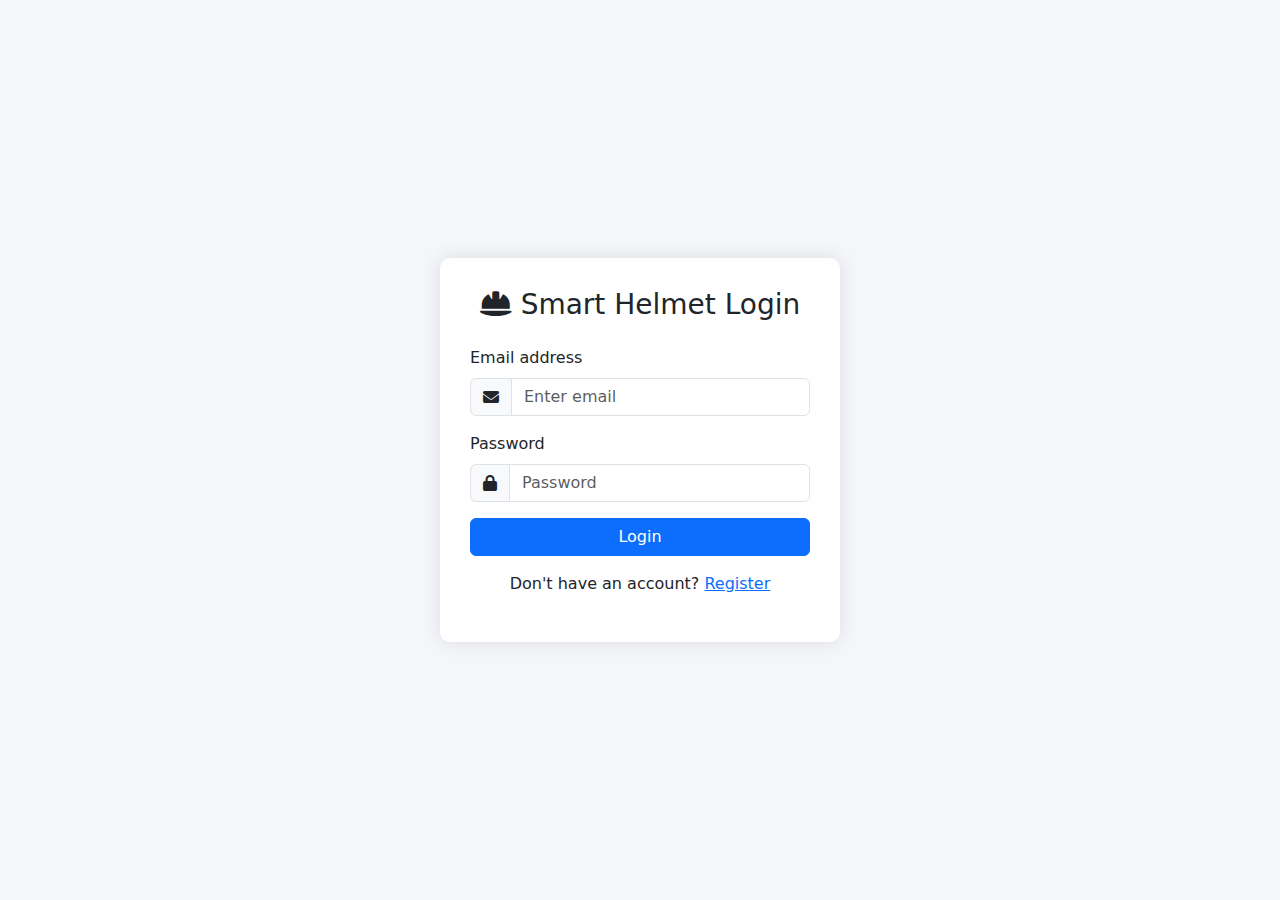
<file: login.html>
<!DOCTYPE html>
<html lang="en">
<head>
  <meta charset="UTF-8" />
  <meta name="viewport" content="width=device-width, initial-scale=1.0"/>
  <title>Login | Smart Helmet</title>
  <link href="https://cdn.jsdelivr.net/npm/bootstrap@5.3.2/dist/css/bootstrap.min.css" rel="stylesheet"/>
  <link href="https://cdnjs.cloudflare.com/ajax/libs/font-awesome/6.5.0/css/all.min.css" rel="stylesheet">
  <style>
    body {
      background-color: #f4f6f9;
      display: flex;
      justify-content: center;
      align-items: center;
      height: 100vh;
    }
    .login-box {
      background: white;
      padding: 30px;
      border-radius: 10px;
      box-shadow: 0 0 20px rgba(0,0,0,0.1);
      width: 100%;
      max-width: 400px;
    }
  </style>
</head>
<body>

  <div class="login-box">
    <h3 class="text-center mb-4"><i class="fas fa-hard-hat"></i> Smart Helmet Login</h3>
    <form id="loginForm">
      <div class="mb-3">
        <label for="email" class="form-label">Email address</label>
        <div class="input-group">
          <span class="input-group-text"><i class="fas fa-envelope"></i></span>
          <input type="email" class="form-control" id="email" placeholder="Enter email" required>
        </div>
      </div>
      <div class="mb-3">
        <label for="password" class="form-label">Password</label>
        <div class="input-group">
          <span class="input-group-text"><i class="fas fa-lock"></i></span>
          <input type="password" class="form-control" id="password" placeholder="Password" required>
        </div>
      </div>
      <div class="d-grid mb-3">
        <button type="submit" class="btn btn-primary">Login</button>
      </div>
      <p class="text-center">Don't have an account? <a href="register.html">Register</a></p>
    </form>
  </div>

  <script>
    document.getElementById("loginForm").addEventListener("submit", function (e) {
      e.preventDefault();
      const email = document.getElementById("email").value.trim();
      const password = document.getElementById("password").value.trim();

      if (!email || !password) {
        alert("Please enter both email and password.");
        return;
      }

      // Simulate login: just store email
      localStorage.setItem("loggedInUser", email);
      window.location.href = "index.html";
    });
  </script>
</body>
</html>
</file>
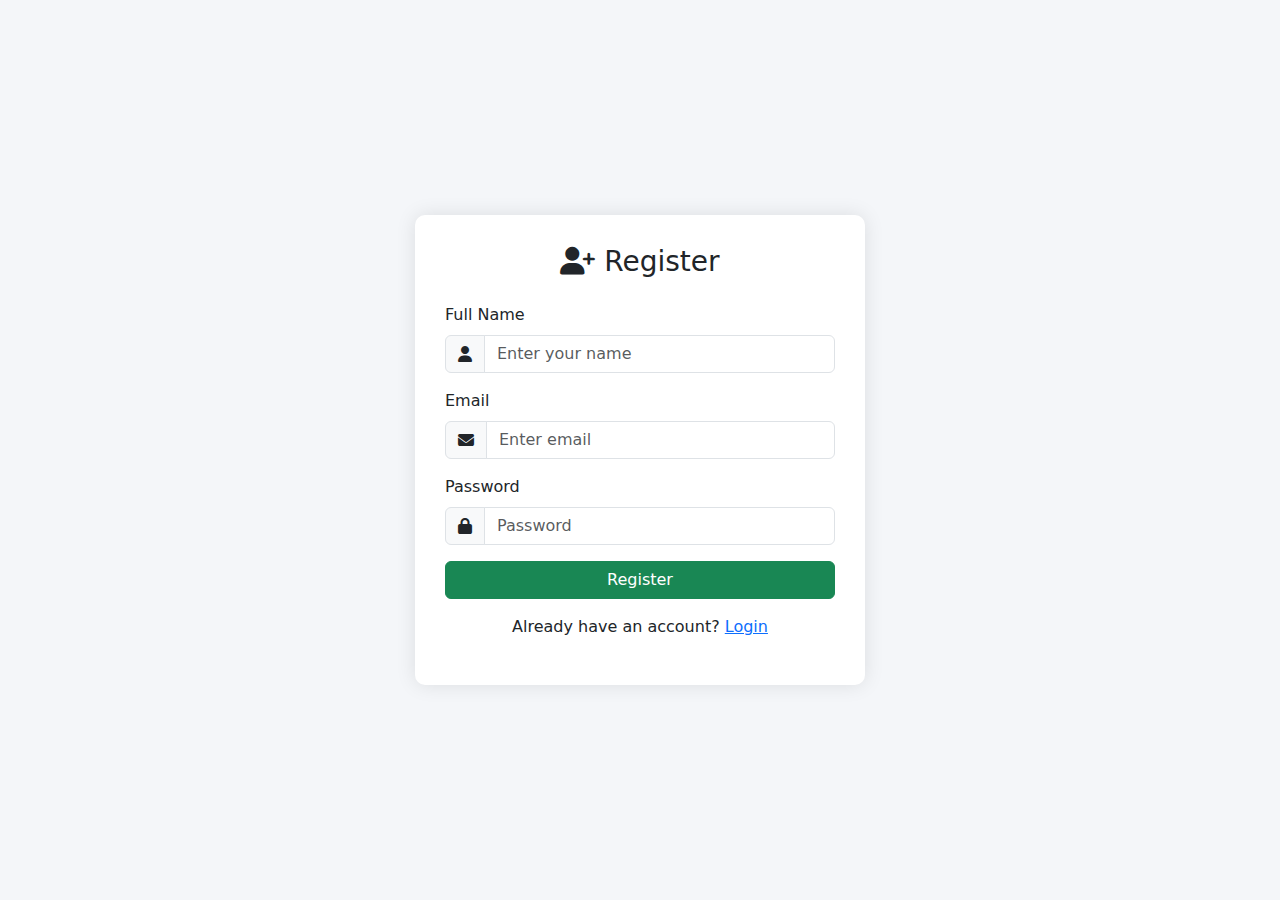
<file: register.html>
<!DOCTYPE html>
<html lang="en">
<head>
  <meta charset="UTF-8" />
  <meta name="viewport" content="width=device-width, initial-scale=1.0"/>
  <title>Register | Smart Helmet</title>
  <link href="https://cdn.jsdelivr.net/npm/bootstrap@5.3.2/dist/css/bootstrap.min.css" rel="stylesheet"/>
  <link href="https://cdnjs.cloudflare.com/ajax/libs/font-awesome/6.5.0/css/all.min.css" rel="stylesheet">
  <style>
    body {
      background-color: #f4f6f9;
      display: flex;
      justify-content: center;
      align-items: center;
      height: 100vh;
    }
    .register-box {
      background: white;
      padding: 30px;
      border-radius: 10px;
      box-shadow: 0 0 20px rgba(0,0,0,0.1);
      width: 100%;
      max-width: 450px;
    }
  </style>
</head>
<body>

  <div class="register-box">
    <h3 class="text-center mb-4"><i class="fas fa-user-plus"></i> Register</h3>
    <form id="registerForm">
      <div class="mb-3">
        <label class="form-label">Full Name</label>
        <div class="input-group">
          <span class="input-group-text"><i class="fas fa-user"></i></span>
          <input type="text" id="fullname" class="form-control" placeholder="Enter your name" required>
        </div>
      </div>
      <div class="mb-3">
        <label class="form-label">Email</label>
        <div class="input-group">
          <span class="input-group-text"><i class="fas fa-envelope"></i></span>
          <input type="email" id="email" class="form-control" placeholder="Enter email" required>
        </div>
      </div>
      <div class="mb-3">
        <label class="form-label">Password</label>
        <div class="input-group">
          <span class="input-group-text"><i class="fas fa-lock"></i></span>
          <input type="password" id="password" class="form-control" placeholder="Password" required>
        </div>
      </div>
      <div class="d-grid mb-3">
        <button type="submit" class="btn btn-success">Register</button>
      </div>
      <p class="text-center">Already have an account? <a href="login.html">Login</a></p>
    </form>
  </div>

  <script>
    document.getElementById("registerForm").addEventListener("submit", function (e) {
      e.preventDefault();

      const fullName = document.getElementById("fullname").value.trim();
      const email = document.getElementById("email").value.trim();
      const password = document.getElementById("password").value.trim();

      if (!fullName || !email || !password) {
        alert("Please fill in all fields.");
        return;
      }

      // Simulate registration
      localStorage.setItem("loggedInUser", email);
      window.location.href = "index.html";
    });
  </script>
</body>
</html>
</file>
